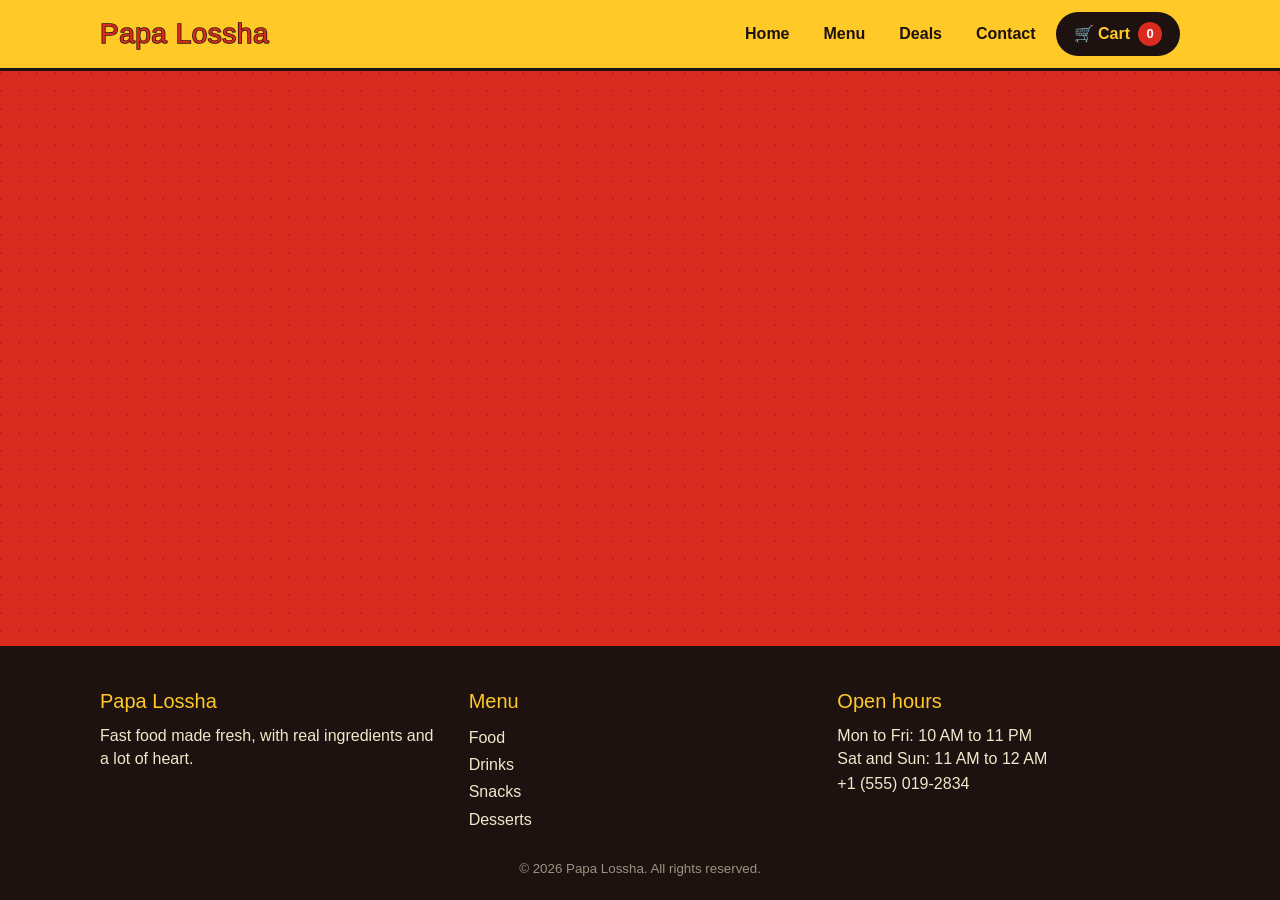
<file: index.html>
<!DOCTYPE html>
<html lang="ar">
<head>
    <meta charset="UTF-8">
    <meta name="viewport" content="width=device-width, initial-scale=1.0">
    <title>Papa Loosha</title>
    <link rel="stylesheet" href="./styles.css">
</head>
<body>

    <script src="./app.js"></script>
</body>
</html>
</file>
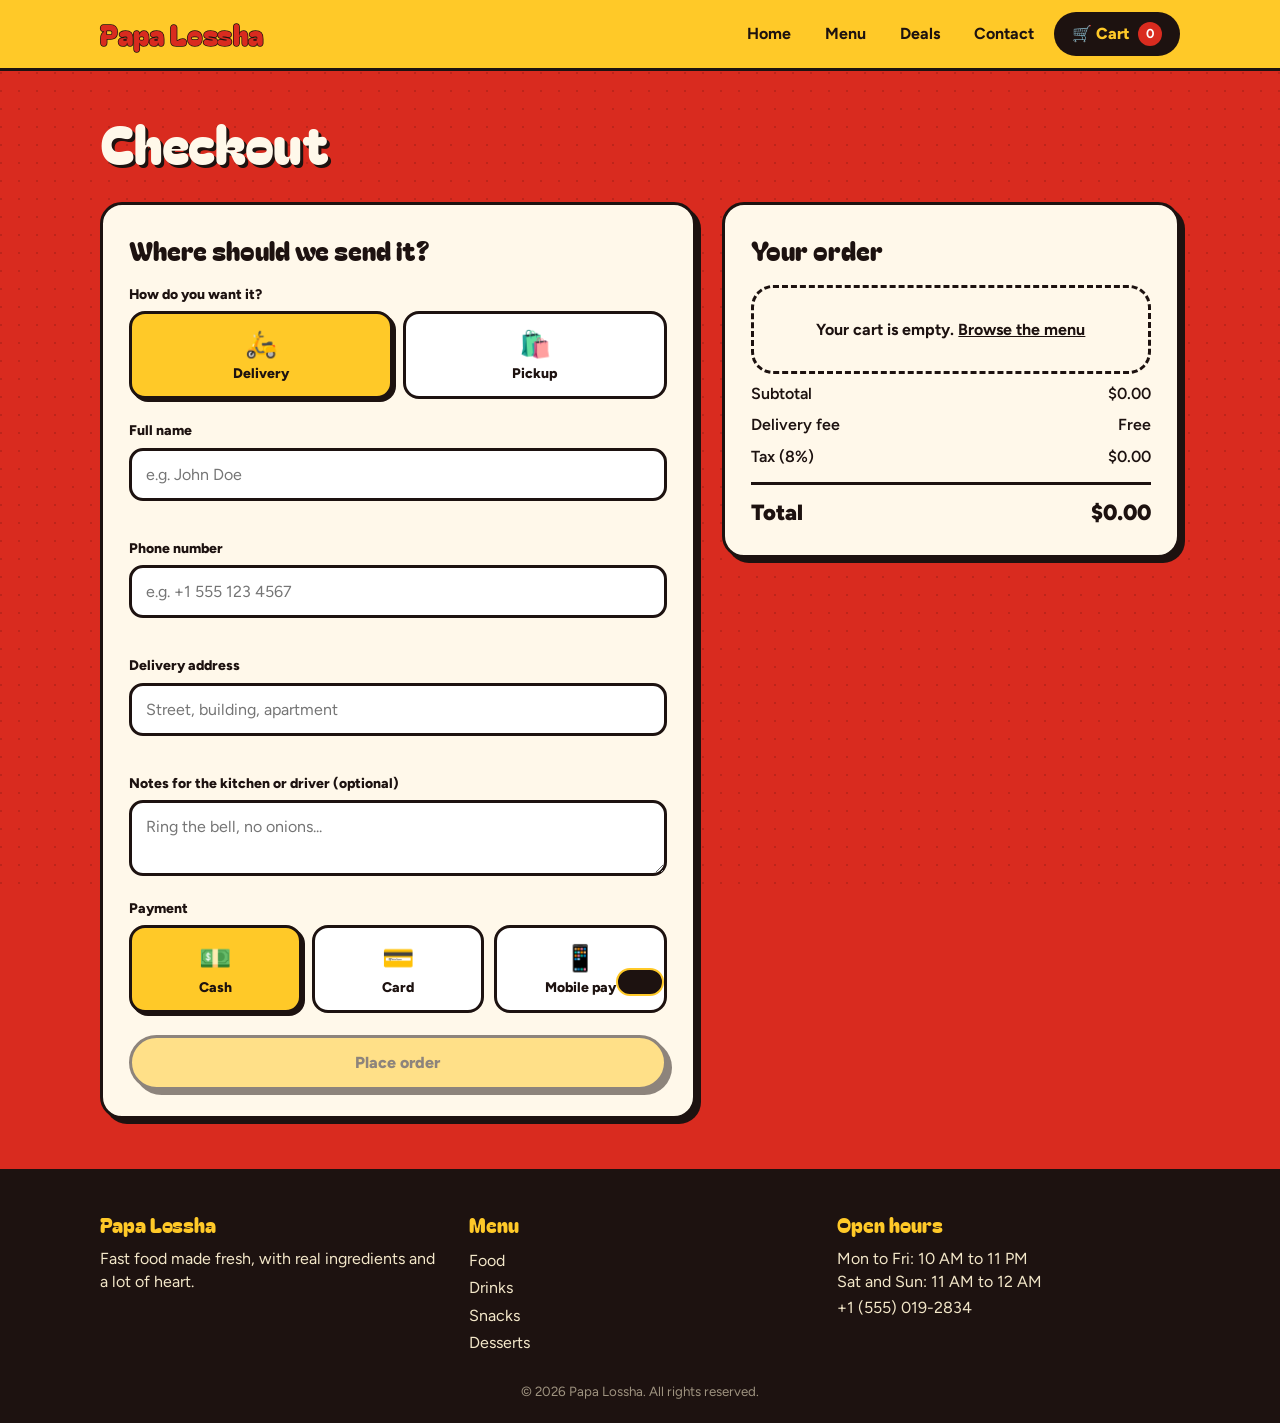
<file: ch.html>
<!DOCTYPE html>
<html lang="en">
<head>
<meta charset="UTF-8">
<meta name="viewport" content="width=device-width, initial-scale=1.0">
<title>Checkout | Papa Lossha</title>
<link rel="preconnect" href="https://fonts.googleapis.com"><link rel="preconnect" href="https://fonts.gstatic.com" crossorigin>
<link href="https://fonts.googleapis.com/css2?family=Bagel+Fat+One&family=Figtree:wght@500;700;800;900&display=swap" rel="stylesheet">
<link rel="stylesheet" href="styles.css">
</head>
<body data-page="checkout">
<main id="main"></main>
<script src="app.js"></script>
</body>
</html>
</file>
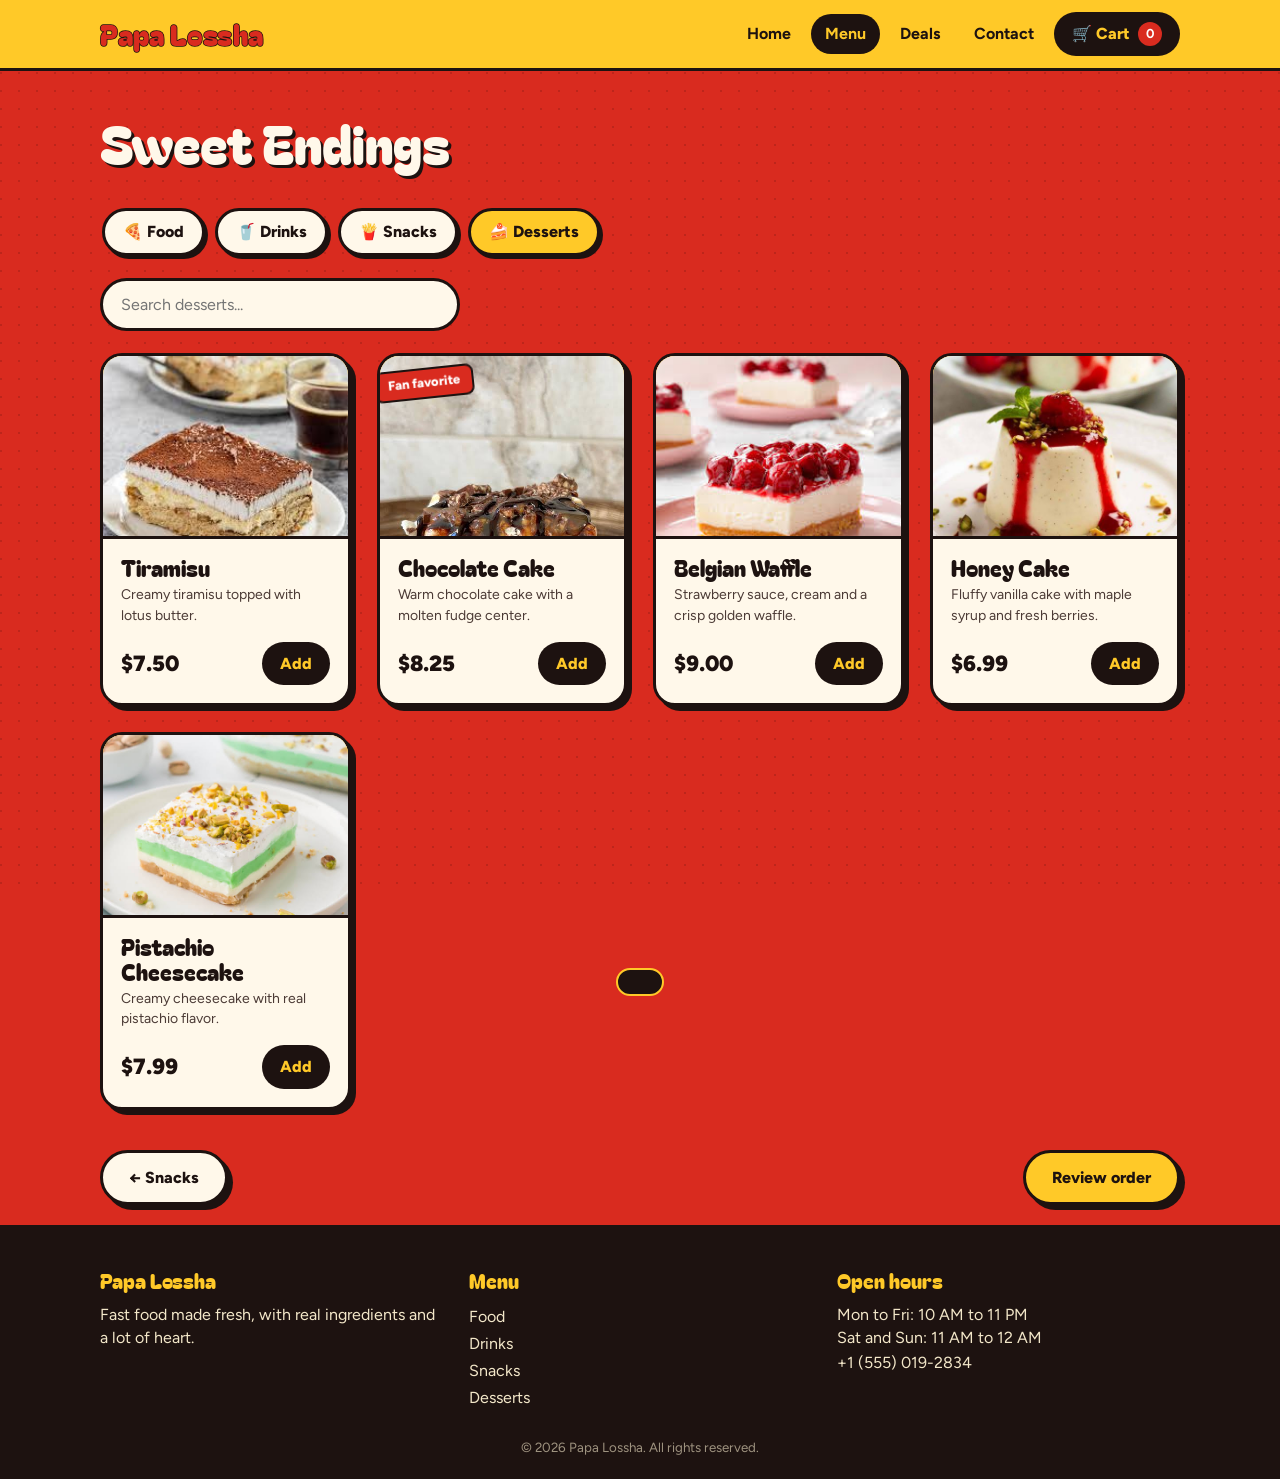
<file: de.html>
<!DOCTYPE html>
<html lang="en">
<head>
<meta charset="UTF-8">
<meta name="viewport" content="width=device-width, initial-scale=1.0">
<title>Desserts | Papa Lossha</title>
<link rel="preconnect" href="https://fonts.googleapis.com"><link rel="preconnect" href="https://fonts.gstatic.com" crossorigin>
<link href="https://fonts.googleapis.com/css2?family=Bagel+Fat+One&family=Figtree:wght@500;700;800;900&display=swap" rel="stylesheet">
<link rel="stylesheet" href="styles.css">
</head>
<body data-page="desserts">
<main id="main"></main>
<script src="app.js"></script>
</body>
</html>
</file>
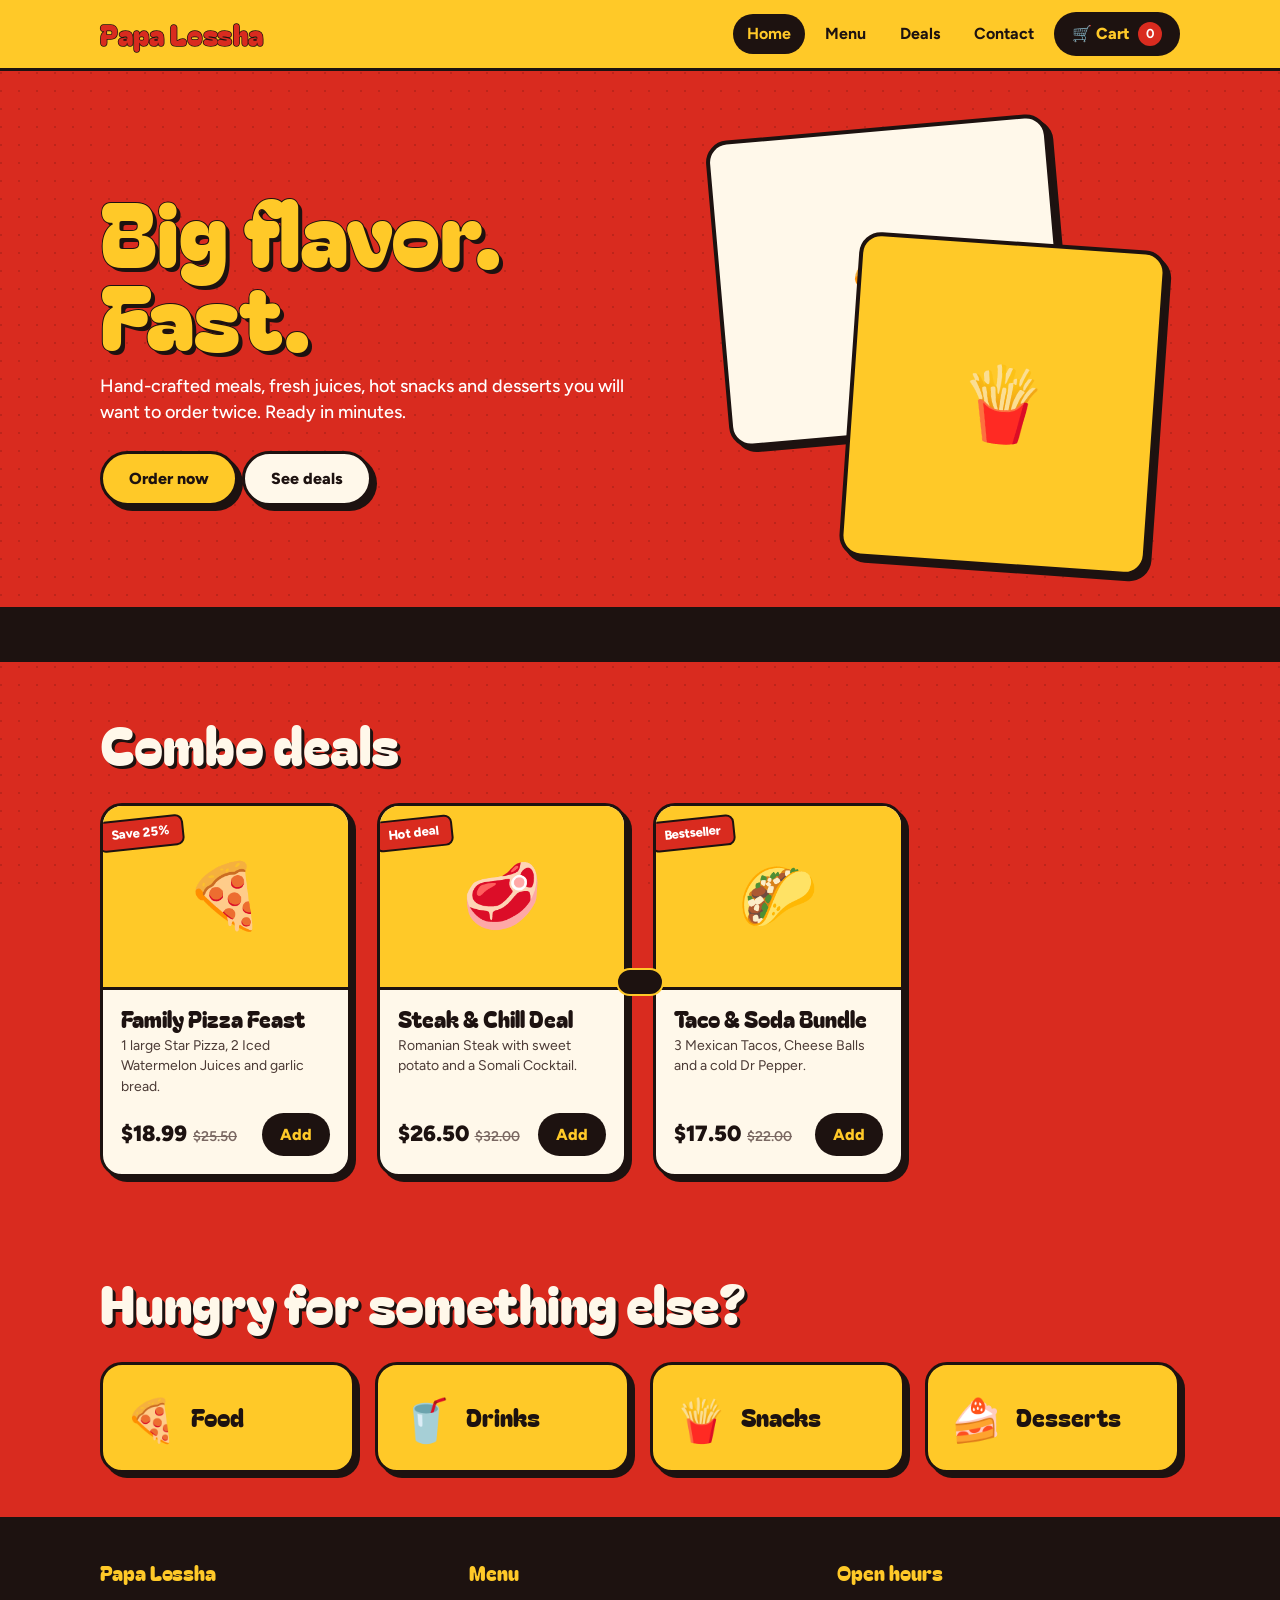
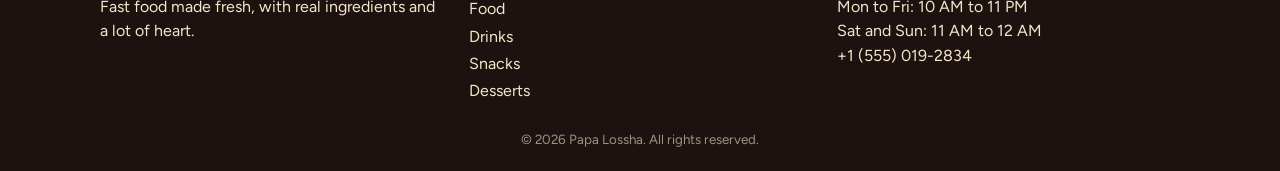
<file: home.html>
<!DOCTYPE html>
<html lang="en">
<head>
<meta charset="UTF-8">
<meta name="viewport" content="width=device-width, initial-scale=1.0">
<title>Papa Lossha | Big flavor. Fast.</title>
<link rel="preconnect" href="https://fonts.googleapis.com"><link rel="preconnect" href="https://fonts.gstatic.com" crossorigin>
<link href="https://fonts.googleapis.com/css2?family=Bagel+Fat+One&family=Figtree:wght@500;700;800;900&display=swap" rel="stylesheet">
<link rel="stylesheet" href="styles.css">
</head>
<body data-page="home">
<main id="main"></main>
<script src="app.js"></script>
</body>
</html>
</file>
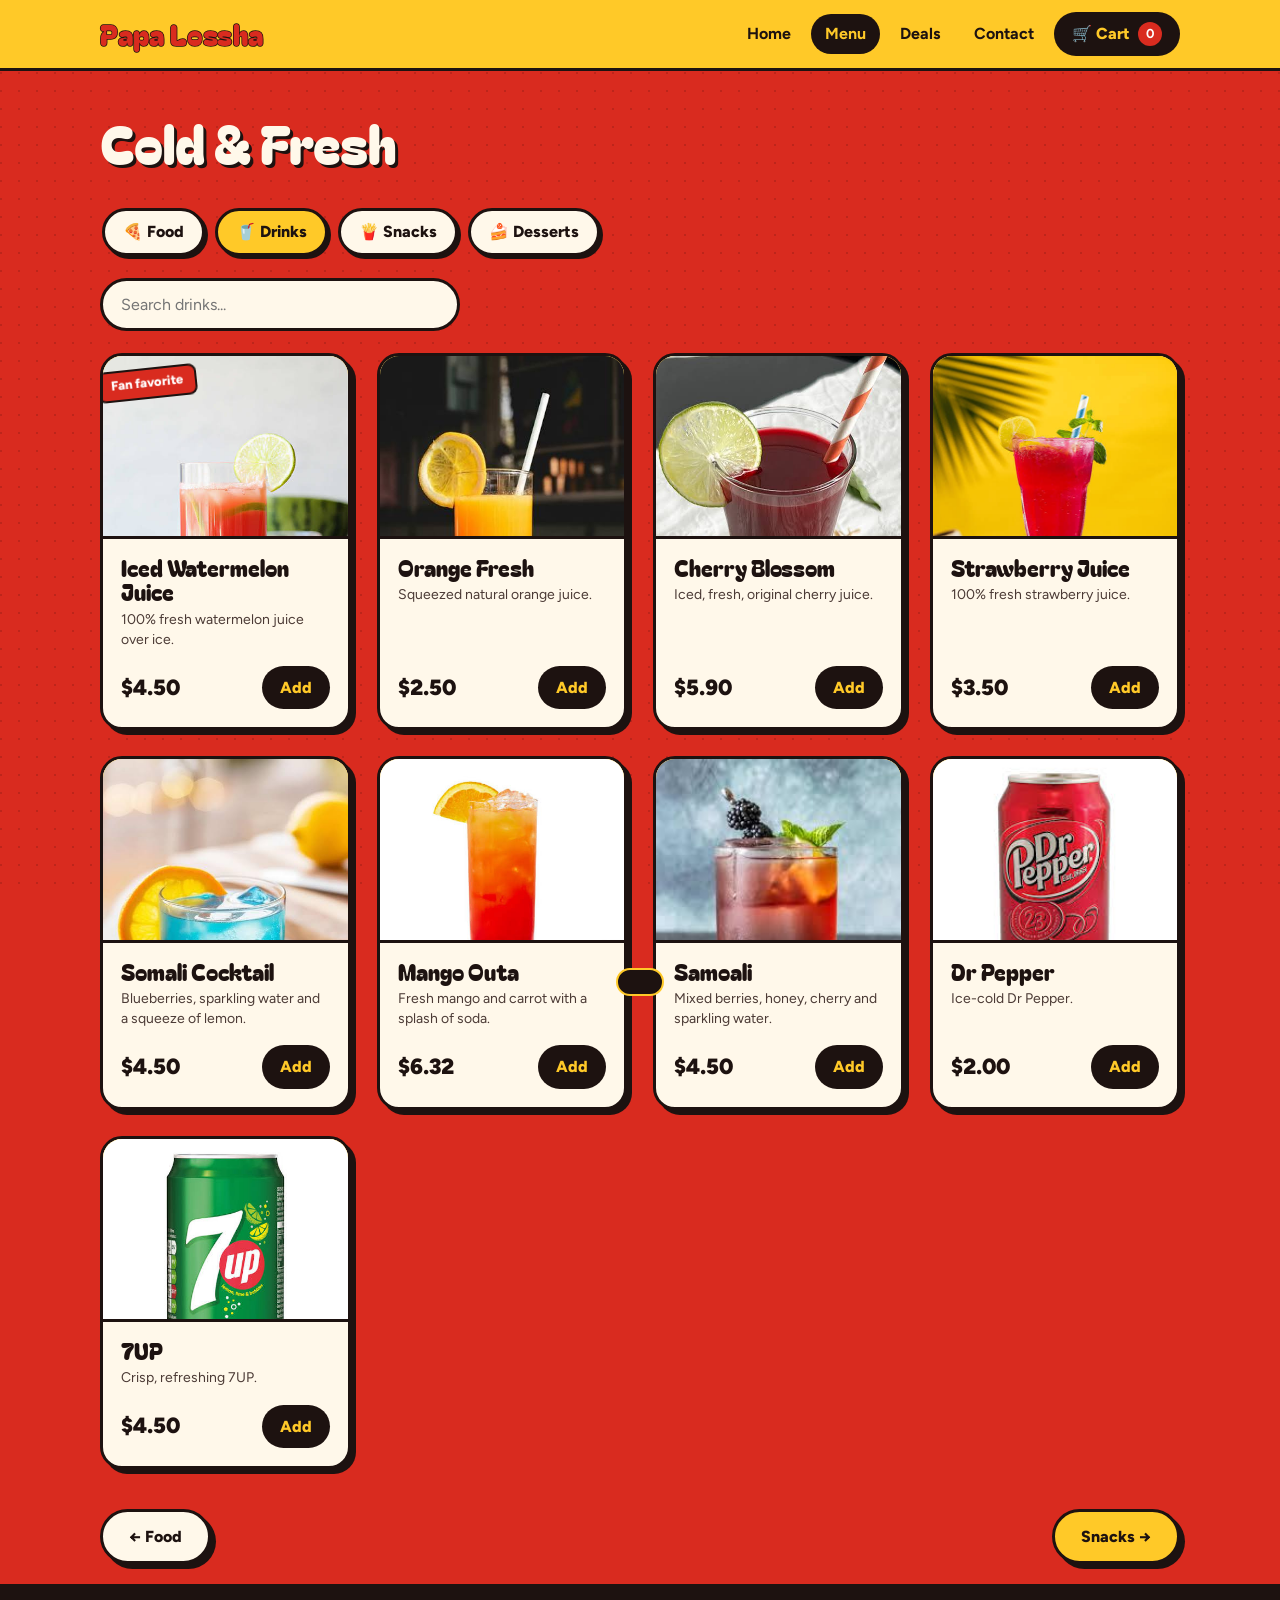
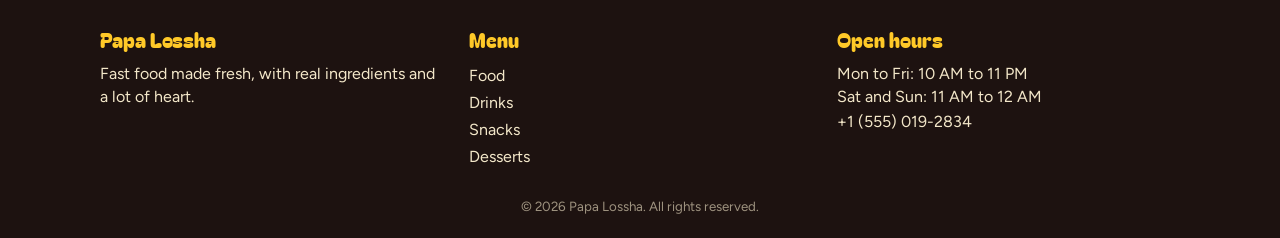
<file: ug.html>
<!DOCTYPE html>
<html lang="en">
<head>
<meta charset="UTF-8">
<meta name="viewport" content="width=device-width, initial-scale=1.0">
<title>Drinks | Papa Lossha</title>
<link rel="preconnect" href="https://fonts.googleapis.com"><link rel="preconnect" href="https://fonts.gstatic.com" crossorigin>
<link href="https://fonts.googleapis.com/css2?family=Bagel+Fat+One&family=Figtree:wght@500;700;800;900&display=swap" rel="stylesheet">
<link rel="stylesheet" href="styles.css">
</head>
<body data-page="drinks">
<main id="main"></main>
<script src="app.js"></script>
</body>
</html>
</file>
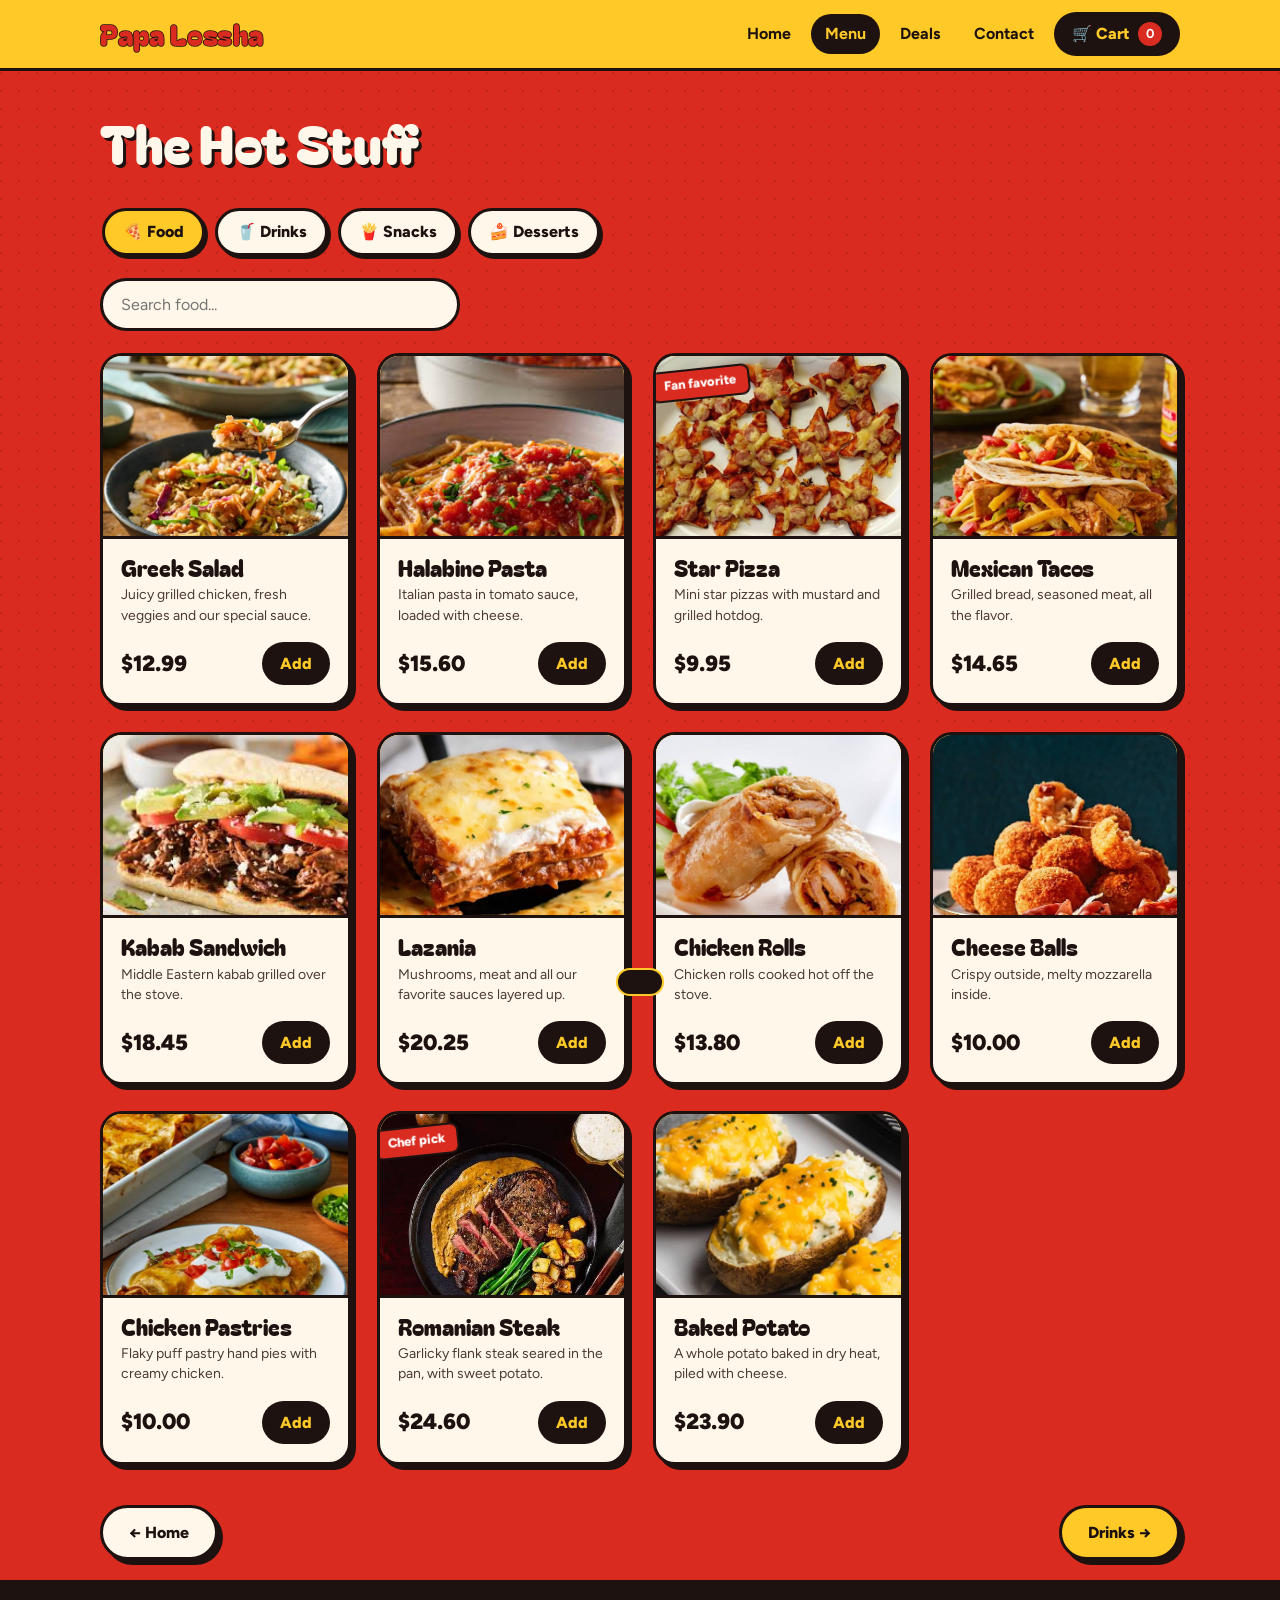
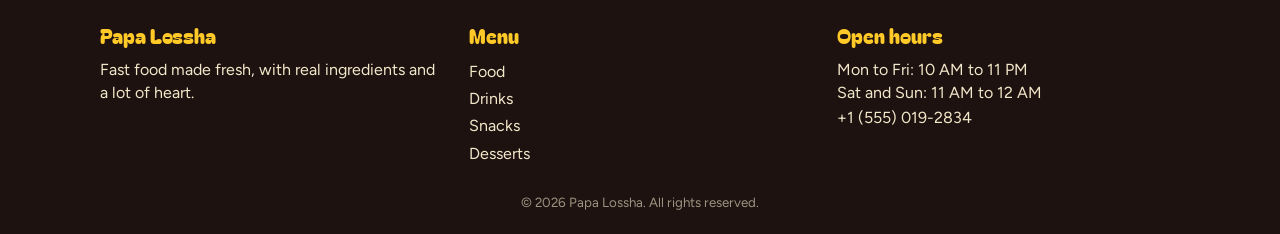
<file: un.html>
<!DOCTYPE html>
<html lang="en">
<head>
<meta charset="UTF-8">
<meta name="viewport" content="width=device-width, initial-scale=1.0">
<title>Food | Papa Lossha</title>
<link rel="preconnect" href="https://fonts.googleapis.com"><link rel="preconnect" href="https://fonts.gstatic.com" crossorigin>
<link href="https://fonts.googleapis.com/css2?family=Bagel+Fat+One&family=Figtree:wght@500;700;800;900&display=swap" rel="stylesheet">
<link rel="stylesheet" href="styles.css">
</head>
<body data-page="food">
<main id="main"></main>
<script src="app.js"></script>
</body>
</html>
</file>
<file: styles.css>
:root{--red:#d92b1f;--red-d:#a81c13;--ink:#1d1210;--mustard:#ffc928;--paper:#fff8ea;--pickle:#3f8f3a;--r:22px;--sh:5px 5px 0 var(--ink);--disp:'Bagel Fat One','Arial Rounded MT Bold',Impact,sans-serif;--body:'Figtree','Segoe UI',Arial,sans-serif}
*{box-sizing:border-box;margin:0;padding:0}
html{scroll-behavior:smooth;scroll-padding-top:90px}
body{font-family:var(--body);color:var(--ink);background:var(--red);min-height:100vh;display:flex;flex-direction:column;line-height:1.45}
body::before{content:"";position:fixed;inset:0;z-index:-1;background:radial-gradient(circle at 1px 1px,rgba(0,0,0,.13) 1.5px,transparent 0) 0 0/18px 18px,var(--red)}
img{max-width:100%;display:block}
a{color:inherit}
:focus-visible{outline:3px solid var(--ink);outline-offset:3px}
button{font:inherit;cursor:pointer}
.wrap{max-width:1120px;margin:0 auto;padding:0 20px;width:100%}
/* nav */
.nav{position:sticky;top:0;z-index:50;background:var(--mustard);border-bottom:3px solid var(--ink)}
.nav .wrap{display:flex;align-items:center;gap:18px;height:68px}
.logo{font-family:var(--disp);font-size:28px;text-decoration:none;color:var(--red);-webkit-text-stroke:1.5px var(--ink);paint-order:stroke fill;letter-spacing:.5px}
.links{display:flex;gap:6px;margin-left:auto;align-items:center}
.links a{text-decoration:none;font-weight:700;padding:8px 14px;border-radius:99px;transition:background .2s}
.links a:hover,.links a.on{background:var(--ink);color:var(--mustard)}
.cart-btn{position:relative;background:var(--ink);color:var(--mustard);border:0;border-radius:99px;padding:10px 18px;font-weight:800;display:flex;gap:8px;align-items:center}
.cart-btn b{background:var(--red);color:#fff;min-width:24px;height:24px;border-radius:99px;display:grid;place-items:center;font-size:13px;padding:0 6px}
.cart-btn.bump{animation:bump .35s}
@keyframes bump{50%{transform:scale(1.15) rotate(-3deg)}}
/* hero */
.hero{padding:56px 0 40px}
.hero .wrap{display:grid;grid-template-columns:1.15fr 1fr;gap:36px;align-items:center}
.hero h1{font-family:var(--disp);font-weight:400;font-size:clamp(44px,7.5vw,88px);line-height:.95;color:var(--mustard);text-shadow:4px 4px 0 var(--ink);-webkit-text-stroke:2px var(--ink);paint-order:stroke fill}
.hero p{color:#fff;font-size:18px;max-width:46ch;margin:18px 0 26px;font-weight:500}
.btn{display:inline-flex;align-items:center;gap:8px;background:var(--mustard);color:var(--ink);border:3px solid var(--ink);box-shadow:var(--sh);border-radius:99px;padding:13px 26px;font-weight:800;font-size:16px;text-decoration:none;transition:transform .15s,box-shadow .15s}
.btn:hover{transform:translate(2px,2px);box-shadow:3px 3px 0 var(--ink)}
.btn:active{transform:translate(5px,5px);box-shadow:0 0 0 var(--ink)}
.btn.alt{background:var(--paper)}
.btn[disabled]{opacity:.5;pointer-events:none}
.stack{position:relative;aspect-ratio:1;max-width:440px;margin:auto;width:100%}
.stack div{position:absolute;border:4px solid var(--ink);border-radius:var(--r);background:var(--paper) center/cover;box-shadow:var(--sh);display:grid;place-items:center;font-size:72px}
.stack .a{inset:0 22% 30% 0;transform:rotate(-5deg)}.stack .b{inset:26% 0 0 30%;transform:rotate(4deg);background-color:var(--mustard)}
.ticker{background:var(--ink);color:var(--mustard);overflow:hidden;white-space:nowrap;border-block:3px solid var(--ink);font-family:var(--disp);font-size:20px;padding:10px 0}
.ticker span{display:inline-block;padding-left:100%;animation:tick 28s linear infinite}
@keyframes tick{to{transform:translateX(-100%)}}
/* sections */
.sec{padding:44px 0}
.sec h2,.page-h{font-family:var(--disp);font-weight:400;font-size:clamp(32px,5vw,52px);color:var(--paper);text-shadow:3px 3px 0 var(--ink);margin-bottom:22px}
.tabs{display:flex;gap:10px;overflow-x:auto;padding:6px 2px 14px;margin-bottom:8px;scrollbar-width:none}
.tabs a{flex:none;text-decoration:none;font-weight:800;background:var(--paper);border:3px solid var(--ink);border-radius:99px;padding:9px 18px;box-shadow:3px 3px 0 var(--ink)}
.tabs a.on{background:var(--mustard)}
.tools{display:flex;gap:12px;align-items:center;flex-wrap:wrap;margin-bottom:22px}
.search{flex:1;min-width:200px;max-width:360px;padding:12px 18px;border:3px solid var(--ink);border-radius:99px;font:inherit;background:var(--paper)}
.grid{display:grid;grid-template-columns:repeat(auto-fill,minmax(250px,1fr));gap:26px}
.card{position:relative;background:var(--paper);border:3px solid var(--ink);border-radius:var(--r);box-shadow:var(--sh);display:flex;flex-direction:column;overflow:hidden;transition:transform .2s,box-shadow .2s}
.card:hover{transform:translate(-2px,-3px) rotate(-.4deg);box-shadow:8px 9px 0 var(--ink)}
.pic{aspect-ratio:4/3;background:var(--mustard) center/cover;border-bottom:3px solid var(--ink);display:grid;place-items:center;font-size:64px;overflow:hidden}
.pic img{width:100%;height:100%;object-fit:cover}
.sticker{position:absolute;top:12px;left:-6px;background:var(--red);color:#fff;font-weight:800;font-size:13px;padding:4px 12px;border:2px solid var(--ink);border-radius:8px;transform:rotate(-6deg);z-index:2}
.body{padding:16px 18px 18px;display:flex;flex-direction:column;gap:6px;flex:1}
.body h3{font-family:var(--disp);font-weight:400;font-size:22px;line-height:1.1}
.body p{font-size:14px;color:#4b3a35;flex:1}
.row{display:flex;align-items:center;justify-content:space-between;margin-top:10px;gap:10px}
.price{font-weight:900;font-size:22px}.price s{font-size:14px;font-weight:600;color:#7a6862;margin-left:6px}
.add{background:var(--ink);color:var(--mustard);border:0;border-radius:99px;padding:10px 18px;font-weight:800;transition:background .2s,transform .1s}
.add:hover{background:var(--red)}.add:active{transform:scale(.94)}
.add.done{background:var(--pickle);color:#fff}
.empty{grid-column:1/-1;background:var(--paper);border:3px dashed var(--ink);border-radius:var(--r);padding:30px;text-align:center;font-weight:700}
.pager{display:flex;justify-content:space-between;gap:12px;margin:40px 0 20px;flex-wrap:wrap}
.cats{display:grid;grid-template-columns:repeat(auto-fit,minmax(220px,1fr));gap:20px}
.cat{text-decoration:none;background:var(--mustard);border:3px solid var(--ink);border-radius:var(--r);box-shadow:var(--sh);padding:22px;display:flex;align-items:center;gap:14px;font-family:var(--disp);font-size:24px;transition:transform .15s}
.cat:hover{transform:rotate(-2deg) scale(1.03)}.cat i{font-style:normal;font-size:42px}
/* drawer */
.ov{position:fixed;inset:0;background:rgba(0,0,0,.55);opacity:0;visibility:hidden;transition:.25s;z-index:90}
.ov.open{opacity:1;visibility:visible}
.drawer{position:fixed;top:0;right:0;height:100%;width:min(400px,100vw);background:var(--paper);border-left:3px solid var(--ink);z-index:100;display:flex;flex-direction:column;transform:translateX(105%);transition:transform .35s cubic-bezier(.2,.9,.3,1)}
.drawer.open{transform:none}
.dh{display:flex;justify-content:space-between;align-items:center;padding:16px 20px;background:var(--mustard);border-bottom:3px solid var(--ink)}
.dh h2{font-family:var(--disp);font-weight:400;font-size:26px}
.x{background:var(--ink);color:var(--mustard);border:0;width:38px;height:38px;border-radius:50%;font-size:22px}
.ship{padding:12px 20px;font-size:13px;font-weight:700;border-bottom:2px dashed var(--ink)}
.bar{height:10px;background:#e9dcc0;border:2px solid var(--ink);border-radius:9px;margin-top:6px;overflow:hidden}.bar i{display:block;height:100%;background:var(--pickle);width:0;transition:width .4s}
.items{flex:1;overflow:auto;padding:14px 20px}
.li{display:grid;grid-template-columns:1fr auto;gap:4px 10px;padding:12px 0;border-bottom:2px dashed #cdbd9c}
.li b{font-size:15px}.li .p{font-weight:800}
.qty{display:flex;align-items:center;gap:8px}
.qty button{width:28px;height:28px;border-radius:50%;border:2px solid var(--ink);background:#fff;font-weight:900;line-height:1}
.qty button:hover{background:var(--mustard)}
.rm{background:none;border:0;color:var(--red-d);font-weight:700;font-size:13px;text-decoration:underline;justify-self:end}
.df{padding:18px 20px;border-top:3px solid var(--ink);background:#fff}
.tot{display:flex;justify-content:space-between;font-weight:900;font-size:20px;margin-bottom:12px}
.df .btn{width:100%;justify-content:center}
.toast{position:fixed;left:50%;bottom:24px;transform:translate(-50%,120px);background:var(--ink);color:var(--mustard);padding:12px 22px;border-radius:99px;font-weight:800;z-index:200;transition:transform .3s;border:2px solid var(--mustard)}
.toast.show{transform:translate(-50%,0)}
/* checkout */
.co{display:grid;grid-template-columns:1.3fr 1fr;gap:26px;align-items:start;margin-bottom:50px}
.panel{background:var(--paper);border:3px solid var(--ink);border-radius:var(--r);box-shadow:var(--sh);padding:26px}
.panel h2{font-family:var(--disp);font-weight:400;font-size:26px;margin-bottom:16px}
.f{margin-bottom:16px}.f label{display:block;font-weight:800;font-size:14px;margin-bottom:6px}
.f input,.f textarea{width:100%;padding:12px 14px;border:3px solid var(--ink);border-radius:14px;font:inherit;background:#fff}
.f input.bad{border-color:var(--red);background:#ffe9e6}.err{color:var(--red-d);font-size:13px;font-weight:700;min-height:18px;margin-top:4px}
.opts{display:grid;grid-template-columns:repeat(auto-fit,minmax(130px,1fr));gap:10px}
.opt{position:relative;border:3px solid var(--ink);border-radius:16px;padding:12px;text-align:center;font-weight:800;cursor:pointer;background:#fff;font-size:14px}
.opt input{position:absolute;opacity:0}.opt i{display:block;font-style:normal;font-size:26px}
.opt:has(input:checked){background:var(--mustard);box-shadow:3px 3px 0 var(--ink)}
.opt:has(input:focus-visible){outline:3px solid var(--ink);outline-offset:3px}
.sum .li{grid-template-columns:1fr auto}
.calc{display:flex;justify-content:space-between;font-weight:600;margin-top:8px}
.calc.t{font-weight:900;font-size:22px;border-top:3px solid var(--ink);padding-top:12px;margin-top:14px}
.modal{position:fixed;inset:0;background:rgba(0,0,0,.7);display:grid;place-items:center;padding:20px;z-index:300;opacity:0;visibility:hidden;transition:.25s}
.modal.open{opacity:1;visibility:visible}
.mc{background:var(--paper);border:3px solid var(--ink);border-radius:26px;box-shadow:8px 8px 0 var(--ink);max-width:460px;width:100%;padding:30px;text-align:center;max-height:92vh;overflow:auto}
.mc h2{font-family:var(--disp);font-weight:400;font-size:34px;color:var(--red)}
.rc{text-align:left;background:#fff;border:2px dashed var(--ink);border-radius:14px;padding:14px;margin:16px 0;font-size:14px}
.steps{display:flex;justify-content:space-between;margin:18px 0 22px;gap:6px}
.steps div{flex:1;font-size:12px;font-weight:800;opacity:.35;transition:.4s}.steps div.on{opacity:1}
.steps i{display:grid;place-items:center;width:46px;height:46px;margin:0 auto 4px;border:3px solid var(--ink);border-radius:50%;font-style:normal;font-size:22px;background:#fff}.steps .on i{background:var(--mustard)}
footer{background:var(--ink);color:#f3e7c9;margin-top:auto;padding:38px 0 22px;border-top:3px solid var(--ink)}
footer .g{display:grid;grid-template-columns:repeat(auto-fit,minmax(220px,1fr));gap:26px}
footer h4{font-family:var(--disp);font-weight:400;color:var(--mustard);font-size:20px;margin-bottom:8px}
footer a{display:block;text-decoration:none;padding:2px 0}footer a:hover{color:var(--mustard)}
footer small{display:block;text-align:center;margin-top:26px;opacity:.6}
@media(max-width:820px){.hero .wrap,.co{grid-template-columns:1fr}.stack{max-width:300px}.links a:not(.cart-btn){display:none}.links{margin-left:auto}}
@media(prefers-reduced-motion:reduce){*{animation:none!important;transition:none!important}}
</file>
